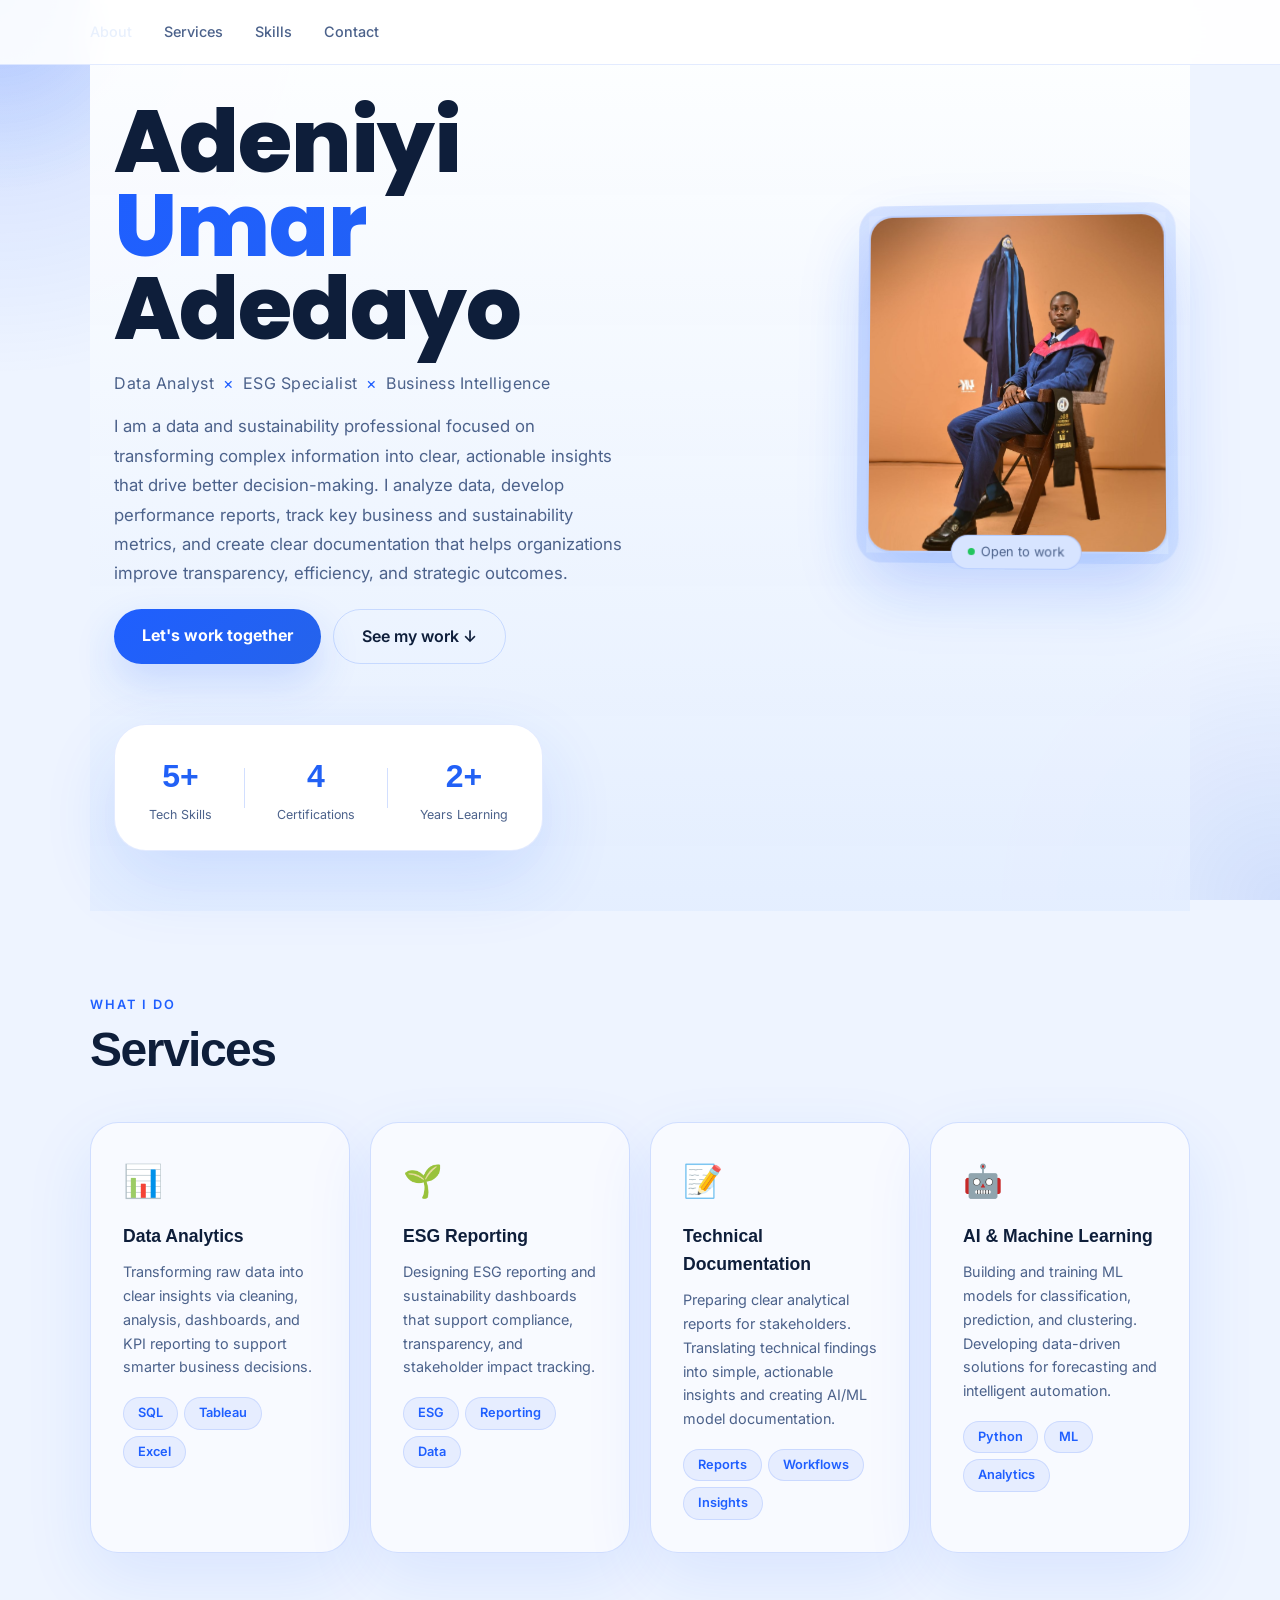
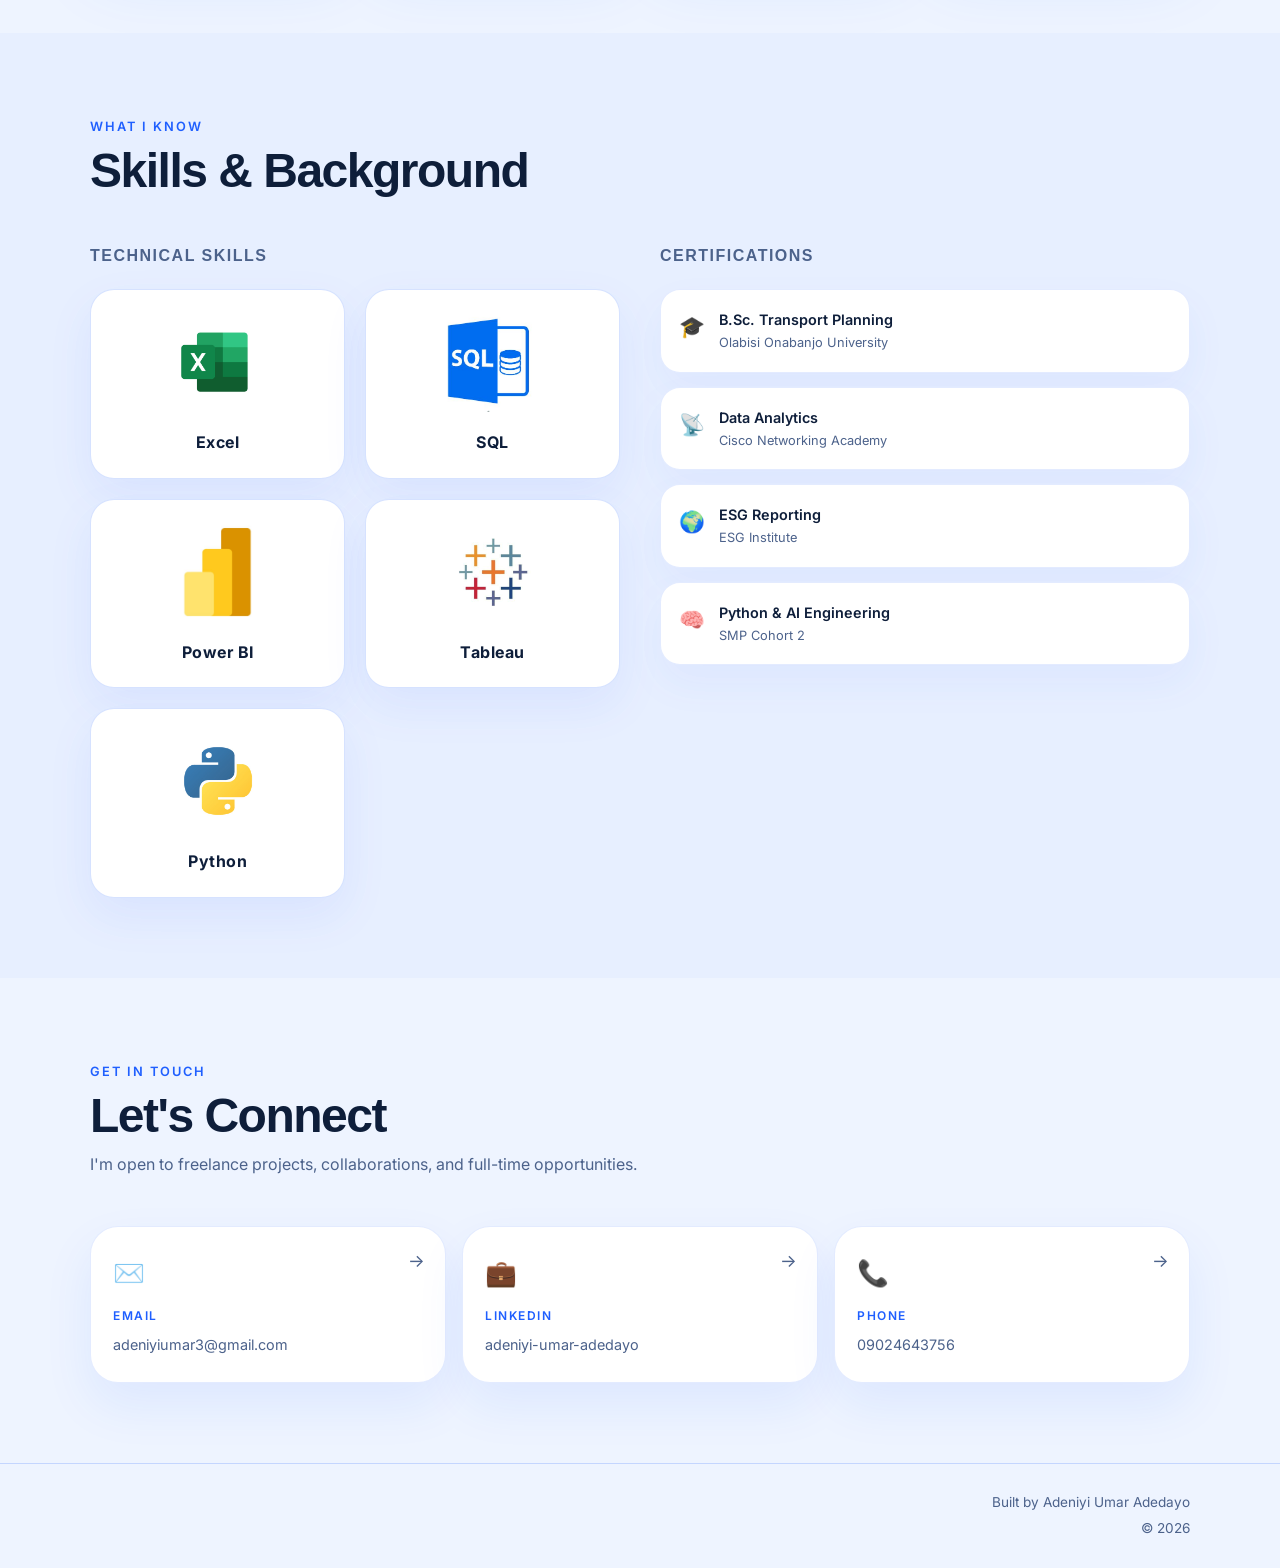
<file: index.html>
<!doctype html>
<html lang="en">
<head>
  <meta charset="utf-8" />
  <meta name="viewport" content="width=device-width,initial-scale=1" />
  <title>Adeniyi Umar Adedayo — Web Developer & AI Engineer</title>
  <link rel="preconnect" href="https://fonts.googleapis.com">
  <link rel="preconnect" href="https://fonts.gstatic.com" crossorigin>
  <link href="https://fonts.googleapis.com/css2?family=Inter:wght@400;500;600;700;800&family=Poppins:wght@600;700;800&display=swap" rel="stylesheet">
  <link rel="stylesheet" href="my.css" />
</head>
<body>

  <!-- Floating cursor glow -->
  <div class="cursor-glow" id="cursorGlow"></div>

  <!-- Background grid -->
  <div class="bg-grid"></div>

  <!-- NAV -->
  <nav class="nav" id="navbar">
    <div class="nav-inner">
    
      <div class="nav-links">
        <a href="#about">About</a>
        <a href="#services">Services</a>
        <a href="#skills">Skills</a>
        <a href="#contact">Contact</a>
      </div>
      <button class="hamburger" id="hamburger" aria-label="Toggle menu">
        <span></span><span></span><span></span>
      </button>
    </div>
    <!-- Mobile menu -->
    <div class="mobile-menu" id="mobileMenu">
      <a href="#about" class="mob-link">About</a>
      <a href="#services" class="mob-link">Services</a>
      <a href="#skills" class="mob-link">Skills</a>
      <a href="#contact" class="mob-link">Contact</a>
    </div>
  </nav>

  <!-- HERO -->
  <section class="hero" id="about">
    <div class="hero-content">
      <div class="hero-text">
        <h1 class="hero-title reveal">
          <span class="line">Adeniyi</span>
          <span class="line accent-line">Umar</span>
          <span class="line">Adedayo</span>
        </h1>
        <p class="hero-sub reveal">Data Analyst <span class="sep">×</span> ESG Specialist <span class="sep">×</span> Business Intelligence</p>
        <p class="hero-desc reveal">
          I am a data and sustainability professional focused on transforming complex information into clear, actionable insights that drive better decision-making. I analyze data, develop performance reports, track key business and sustainability metrics, and create clear documentation that helps organizations improve transparency, efficiency, and strategic outcomes.
        </p>
        <div class="hero-cta reveal">
          <a href="#contact" class="btn-primary">Let's work together</a>
          <a href="#services" class="btn-ghost">See my work ↓</a>
        </div>
      </div>

      <div class="hero-visual reveal">
        <div class="avatar-wrap">
          <div class="avatar-ring"></div>
          <img src="profile.jpg" alt="Adeniyi Umar Adedayo" class="avatar-img" />
          <div class="avatar-tag">
            <span class="tag-dot"></span> Open to work
          </div>
        </div>
      </div>
    </div>

    <!-- Floating stats -->
    <div class="stats-row reveal">
      <div class="stat-item">
        <span class="stat-num">5+</span>
        <span class="stat-label">Tech Skills</span>
      </div>
      <div class="stat-divider"></div>
      <div class="stat-item">
        <span class="stat-num">4</span>
        <span class="stat-label">Certifications</span>
      </div>
      <div class="stat-divider"></div>
      <div class="stat-item">
        <span class="stat-num">2+</span>
        <span class="stat-label">Years Learning</span>
      </div>
    </div>
  </section>

  <!-- SERVICES -->
  <section class="section" id="services">
    <div class="section-inner">
      <div class="section-head reveal">
        <span class="section-tag">What I do</span>
        <h2 class="section-title">Services</h2>
      </div>

      <div class="services-grid">

        <div class="service-card reveal" data-delay="0">
          <div class="service-icon">📊</div>
          <h3>Data Analytics</h3>
          <p>Transforming raw data into clear insights via cleaning, analysis, dashboards, and KPI reporting to support smarter business decisions.</p>
          <div class="service-tags">
            <span>SQL</span><span>Tableau</span><span>Excel</span>
          </div>
        </div>

        <div class="service-card reveal" data-delay="100">
          <div class="service-icon">🌱</div>
          <h3>ESG Reporting</h3>
          <p>Designing ESG reporting and sustainability dashboards that support compliance, transparency, and stakeholder impact tracking.</p>
          <div class="service-tags">
            <span>ESG</span><span>Reporting</span><span>Data</span>
          </div>
        </div>

        <div class="service-card reveal" data-delay="200">
          <div class="service-icon">📝</div>
          <h3>Technical Documentation</h3>
          <p>Preparing clear analytical reports for stakeholders. Translating technical findings into simple, actionable insights and creating AI/ML model documentation.</p>
          <div class="service-tags">
            <span>Reports</span><span>Workflows</span><span>Insights</span>
          </div>
        </div>

        <div class="service-card reveal" data-delay="300">
          <div class="service-icon">🤖</div>
          <h3>AI & Machine Learning</h3>
          <p>Building and training ML models for classification, prediction, and clustering. Developing data-driven solutions for forecasting and intelligent automation.</p>
          <div class="service-tags">
            <span>Python</span><span>ML</span><span>Analytics</span>
          </div>
        </div>

      </div>
    </div>
  </section>

  <!-- SKILLS -->
  <section class="section section-alt" id="skills">
    <div class="section-inner">
      <div class="section-head reveal">
        <span class="section-tag">What I know</span>
        <h2 class="section-title">Skills & Background</h2>
      </div>

      <div class="skills-layout">

        <div class="skills-col reveal">
          <h3 class="col-heading">Technical Skills</h3>
          <div class="skill-grid">
            <div class="skill-box">
              <div class="skill-thumb"><img src="excel.jpg" alt="Excel logo" /></div>
              <span>Excel</span>
            </div>
            <div class="skill-box">
              <div class="skill-thumb"><img src="sql.jpg" alt="SQL logo" /></div>
              <span>SQL</span>
            </div>
            <div class="skill-box">
              <div class="skill-thumb"><img src="powerbi.jpg" alt="Power BI logo" /></div>
              <span>Power BI</span>
            </div>
            <div class="skill-box">
              <div class="skill-thumb"><img src="tableau.jpg" alt="Tableau logo" /></div>
              <span>Tableau</span>
            </div>
            <div class="skill-box">
              <div class="skill-thumb"><img src="python.jpg" alt="Python logo" /></div>
              <span>Python</span>
            </div>
          </div>
        </div>

        <div class="certs-col reveal">
          <h3 class="col-heading">Certifications</h3>
          <div class="cert-list">
            <div class="cert-item">
              <div class="cert-icon">🎓</div>
              <div>
                <div class="cert-title">B.Sc. Transport Planning</div>
                <div class="cert-school">Olabisi Onabanjo University</div>
              </div>
            </div>
            <div class="cert-item">
              <div class="cert-icon">📡</div>
              <div>
                <div class="cert-title">Data Analytics</div>
                <div class="cert-school">Cisco Networking Academy</div>
              </div>
            </div>
            <div class="cert-item">
              <div class="cert-icon">🌍</div>
              <div>
                <div class="cert-title">ESG Reporting</div>
                <div class="cert-school">ESG Institute</div>
              </div>
            </div>
            <div class="cert-item">
              <div class="cert-icon">🧠</div>
              <div>
                <div class="cert-title">Python & AI Engineering</div>
                <div class="cert-school">SMP Cohort 2</div>
              </div>
            </div>
          </div>
        </div>

      </div>
    </div>
  </section>

  <!-- CONTACT -->
  <section class="section" id="contact">
    <div class="section-inner">
      <div class="section-head reveal">
        <span class="section-tag">Get in touch</span>
        <h2 class="section-title">Let's Connect</h2>
        <p class="section-sub">I'm open to freelance projects, collaborations, and full-time opportunities.</p>
      </div>

      <div class="contact-grid">

        <a href="mailto:adeniyiumar3@gmail.com" class="contact-card reveal" data-delay="0">
          <div class="contact-icon">✉️</div>
          <div class="contact-label">Email</div>
          <div class="contact-value">adeniyiumar3@gmail.com</div>
          <div class="contact-arrow">→</div>
        </a>

        <a href="https://www.linkedin.com/in/adeniyi-umar-adedayo" target="_blank" class="contact-card reveal" data-delay="100">
          <div class="contact-icon">💼</div>
          <div class="contact-label">LinkedIn</div>
          <div class="contact-value">adeniyi-umar-adedayo</div>
          <div class="contact-arrow">→</div>
        </a>

        <a href="tel:09024643756" class="contact-card reveal" data-delay="200">
          <div class="contact-icon">📞</div>
          <div class="contact-label">Phone</div>
          <div class="contact-value">09024643756</div>
          <div class="contact-arrow">→</div>
        </a>

      </div>
    </div>
  </section>

  <footer class="footer">
    <div class="footer-inner">
      <div class="footer-text">
        <span class="footer-name">Built by Adeniyi Umar Adedayo</span>
        <span class="footer-copy">© <span id="year"></span></span>
      </div>
    </div>
  </footer>

  <script src="my.js"></script>
</body>
</html>
</file>
<file: my.css>
/* ============================
   RESET & BASE
   ============================ */
*, *::before, *::after {
  margin: 0;
  padding: 0;
  box-sizing: border-box;
}

:root {
  --bg:        #eef4ff;
  --bg2:       #d7e4ff;
  --surface:   #ffffff;
  --surface2:  rgba(220,233,255,0.95);
  --border:    rgba(31,95,255,0.20);
  --accent:    #1f5fff;
  --accent2:   #2563eb;
  --accent-g:  linear-gradient(135deg, #1f5fff 0%, #2563eb 100%);
  --text:      #0e1e3a;
  --muted:     #4c628b;
  --shadow:    0 28px 72px rgba(31,95,255,0.14);
  --radius:    20px;
  --radius-lg: 28px;
}

html { scroll-behavior: smooth; }

body {
  font-family: 'Inter', sans-serif;
  background: var(--bg);
  color: var(--text);
  line-height: 1.6;
  overflow-x: hidden;
}

/* ============================
   BACKGROUND GRID
   ============================ */
.bg-grid {
  position: fixed;
  inset: 0;
  z-index: 0;
  background: radial-gradient(circle at top left, rgba(31,95,255,0.16), transparent 24%),
              radial-gradient(circle at bottom right, rgba(37,99,235,0.14), transparent 18%);
  pointer-events: none;
}

/* ============================
   CURSOR GLOW
   ============================ */
.cursor-glow {
  position: fixed;
  width: 420px;
  height: 420px;
  border-radius: 50%;
  background: radial-gradient(circle, rgba(31,95,255,0.18) 0%, transparent 65%);
  pointer-events: none;
  transform: translate(-50%, -50%);
  z-index: 1;
  transition: transform 0.15s ease;
}

/* ============================
   NAV
   ============================ */
.nav {
  position: fixed;
  top: 0;
  left: 0;
  right: 0;
  z-index: 100;
  padding: 0 24px;
  background: rgba(255,255,255,0.9);
  backdrop-filter: blur(16px);
  border-bottom: 1px solid rgba(31,95,255,0.12);
  transition: background 0.3s;
}

.nav.scrolled {
  background: rgba(255,255,255,0.98);
}

.nav-inner {
  max-width: 1100px;
  margin: 0 auto;
  display: flex;
  align-items: center;
  justify-content: space-between;
  height: 64px;
}

.nav-logo {
  font-family: 'Syne', sans-serif;
  font-weight: 800;
  font-size: 1.4rem;
  letter-spacing: -0.5px;
  color: var(--text);
}

.nav-links {
  display: flex;
  gap: 32px;
}

.nav-links a {
  color: var(--muted);
  text-decoration: none;
  font-size: 0.9rem;
  font-weight: 500;
  transition: color 0.2s;
}

.nav-links a:hover { color: var(--text); }

.dot { color: var(--accent); }

/* Hamburger */
.hamburger {
  display: none;
  flex-direction: column;
  gap: 5px;
  background: none;
  border: none;
  cursor: pointer;
  padding: 4px;
}

.hamburger span {
  display: block;
  width: 24px;
  height: 2px;
  background: var(--text);
  border-radius: 2px;
  transition: all 0.3s;
}

.hamburger.open span:nth-child(1) { transform: translateY(7px) rotate(45deg); }
.hamburger.open span:nth-child(2) { opacity: 0; }
.hamburger.open span:nth-child(3) { transform: translateY(-7px) rotate(-45deg); }

/* Mobile menu */
.mobile-menu {
  display: none;
  flex-direction: column;
  padding: 16px 0 20px;
  border-top: 1px solid var(--border);
  gap: 4px;
}

.mobile-menu.open { display: flex; }

.mob-link {
  color: var(--muted);
  text-decoration: none;
  font-size: 1rem;
  padding: 10px 0;
  border-bottom: 1px solid var(--border);
  transition: color 0.2s;
}

.mob-link:last-child { border-bottom: none; }
.mob-link:hover { color: var(--text); }

/* ============================
   HERO
   ============================ */
.hero {
  min-height: 100vh;
  padding: 100px 24px 60px;
  position: relative;
  z-index: 2;
  max-width: 1100px;
  margin: 0 auto;
  display: flex;
  flex-direction: column;
  justify-content: center;
  background: linear-gradient(180deg, rgba(255,255,255,0.95) 0%, rgba(227,237,255,0.92) 100%);
}

.hero-content {
  display: grid;
  grid-template-columns: 1fr auto;
  gap: 60px;
  align-items: center;
}

.hero-badge {
  display: inline-flex;
  align-items: center;
  gap: 8px;
  padding: 6px 14px;
  border: 1px solid rgba(79,142,247,0.3);
  border-radius: 100px;
  font-size: 0.8rem;
  color: var(--accent);
  background: rgba(79,142,247,0.08);
  margin-bottom: 20px;
}

.hero-badge::before {
  content: '';
  width: 7px;
  height: 7px;
  background: var(--accent);
  border-radius: 50%;
  animation: pulse 2s ease-in-out infinite;
}

@keyframes pulse {
  0%, 100% { opacity: 1; transform: scale(1); }
  50% { opacity: 0.5; transform: scale(0.8); }
}

.hero-title {
  font-family: 'Poppins', sans-serif;
  font-weight: 800;
  font-size: clamp(3rem, 8vw, 5.5rem);
  line-height: 0.95;
  letter-spacing: -1px;
  margin-bottom: 20px;
  display: flex;
  flex-direction: column;
}

.line { display: block; }
.accent-line {
  background: var(--accent-g);
  -webkit-background-clip: text;
  -webkit-text-fill-color: transparent;
  background-clip: text;
}

.hero-sub {
  font-size: 1rem;
  color: var(--muted);
  margin-bottom: 16px;
  letter-spacing: 0.5px;
}

.sep { color: var(--accent); margin: 0 4px; }

.hero-desc {
  font-size: 1.05rem;
  color: var(--muted);
  max-width: 520px;
  line-height: 1.75;
  margin-bottom: 20px;
}

.pill {
  background: rgba(79,142,247,0.15);
  color: var(--accent);
  padding: 2px 10px;
  border-radius: 100px;
  font-size: 0.8rem;
  font-weight: 500;
  white-space: nowrap;
}

.hero-cta {
  display: flex;
  gap: 12px;
  flex-wrap: wrap;
}

.btn-primary {
  padding: 14px 28px;
  background: var(--accent-g);
  color: #fff;
  text-decoration: none;
  border-radius: 100px;
  font-weight: 700;
  font-size: 1rem;
  transition: opacity 0.2s, transform 0.2s, box-shadow 0.2s;
  display: inline-block;
  box-shadow: 0 18px 40px rgba(31,95,255,0.18);
}

.btn-primary:hover { opacity: 0.95; transform: translateY(-3px); }

.btn-ghost {
  padding: 14px 28px;
  border: 1px solid rgba(31,95,255,0.18);
  color: var(--text);
  text-decoration: none;
  border-radius: 100px;
  font-weight: 600;
  font-size: 1rem;
  transition: border-color 0.2s, color 0.2s, transform 0.2s, background 0.2s;
  display: inline-block;
}

.btn-ghost:hover { border-color: var(--accent); color: var(--accent); background: rgba(31,95,255,0.05); transform: translateY(-3px); }

/* Avatar */
.hero-visual { position: relative; }

.avatar-wrap {
  position: relative;
  width: 300px;
  height: 340px;
  transform-style: preserve-3d;
  transform: perspective(1200px) rotateX(4deg) rotateY(-4deg);
  box-shadow: var(--shadow);
}

.avatar-ring {
  position: absolute;
  inset: -10px;
  border-radius: 26px;
  background: linear-gradient(135deg, rgba(31,95,255,0.18), rgba(61,132,255,0.12));
  opacity: 0.85;
  animation: ringPulse 4s ease-in-out infinite;
}

@keyframes ringPulse {
  0%, 100% { opacity: 0.25; transform: scale(1); }
  50% { opacity: 0.4; transform: scale(1.02); }
}

.avatar-img {
  width: 100%;
  height: 100%;
  object-fit: cover;
  border-radius: 24px;
  display: block;
  position: relative;
  z-index: 1;
  border: 2px solid rgba(31,95,255,0.14);
  box-shadow: 0 30px 60px rgba(31,95,255,0.12);
}

.avatar-tag {
  position: absolute;
  bottom: -16px;
  left: 50%;
  transform: translateX(-50%);
  background: var(--bg2);
  border: 1px solid var(--border);
  border-radius: 100px;
  padding: 6px 16px;
  font-size: 0.8rem;
  color: var(--muted);
  white-space: nowrap;
  display: flex;
  align-items: center;
  gap: 6px;
  z-index: 2;
  backdrop-filter: blur(10px);
}

.tag-dot {
  width: 7px;
  height: 7px;
  background: #22c55e;
  border-radius: 50%;
  animation: pulse 2s ease-in-out infinite;
}

/* Stats row */
.stats-row {
  display: flex;
  align-items: center;
  gap: 32px;
  margin-top: 60px;
  padding: 26px 34px;
  background: #ffffff;
  border: 1px solid rgba(31,95,255,0.12);
  border-radius: calc(var(--radius-lg) + 4px);
  width: fit-content;
  box-shadow: var(--shadow);
}

.stat-item { text-align: center; }

.stat-num {
  display: block;
  font-family: 'Syne', sans-serif;
  font-weight: 800;
  font-size: 2rem;
  background: var(--accent-g);
  -webkit-background-clip: text;
  -webkit-text-fill-color: transparent;
  background-clip: text;
}

.stat-label {
  display: block;
  font-size: 0.78rem;
  color: var(--muted);
  margin-top: 2px;
}

.stat-divider {
  width: 1px;
  height: 40px;
  background: var(--border);
}

/* ============================
   SECTIONS
   ============================ */
.section {
  position: relative;
  z-index: 2;
  padding: 80px 24px;
}

.section-alt { background: rgba(226,236,255,0.55); }

.section-inner {
  max-width: 1100px;
  margin: 0 auto;
}

.section-head { margin-bottom: 48px; }

.section-tag {
  display: inline-block;
  font-size: 0.8rem;
  color: var(--accent);
  text-transform: uppercase;
  letter-spacing: 2px;
  font-weight: 600;
  margin-bottom: 10px;
}

.section-title {
  font-family: 'Syne', sans-serif;
  font-weight: 800;
  font-size: clamp(2rem, 5vw, 3rem);
  letter-spacing: -1.5px;
  line-height: 1;
}

.section-sub {
  margin-top: 12px;
  color: var(--muted);
  font-size: 1rem;
}

/* ============================
   SERVICES GRID
   ============================ */
.services-grid {
  display: grid;
  grid-template-columns: repeat(auto-fit, minmax(260px, 1fr));
  gap: 20px;
}

.service-card {
  background: #f8faff;
  border: 1px solid rgba(31,95,255,0.18);
  border-radius: var(--radius-lg);
  padding: 32px;
  transition: border-color 0.3s, transform 0.3s, box-shadow 0.3s;
  cursor: default;
  box-shadow: 0 24px 68px rgba(31,95,255,0.10);
}

.service-card:hover {
  border-color: rgba(31,95,255,0.28);
  transform: translateY(-6px);
  box-shadow: 0 32px 84px rgba(31,95,255,0.14);
}

.service-icon {
  font-size: 2rem;
  margin-bottom: 16px;
}

.service-card h3 {
  font-family: 'Syne', sans-serif;
  font-weight: 700;
  font-size: 1.1rem;
  margin-bottom: 10px;
}

.service-card p {
  color: var(--muted);
  font-size: 0.9rem;
  line-height: 1.65;
  margin-bottom: 18px;
}

.service-tags {
  display: flex;
  flex-wrap: wrap;
  gap: 6px;
}

.service-tags span {
  padding: 5px 14px;
  background: rgba(31,95,255,0.08);
  color: var(--accent);
  border-radius: 100px;
  font-size: 0.8rem;
  font-weight: 600;
  border: 1px solid rgba(31,95,255,0.14);
}

/* ============================
   SKILLS
   ============================ */
.skills-layout {
  display: grid;
  grid-template-columns: 1fr 1fr;
  gap: 40px;
}

.col-heading {
  font-family: 'Syne', sans-serif;
  font-size: 1rem;
  font-weight: 700;
  color: var(--muted);
  text-transform: uppercase;
  letter-spacing: 1.5px;
  margin-bottom: 20px;
}

.skill-grid {
  display: grid;
  grid-template-columns: repeat(2, minmax(180px, 1fr));
  gap: 20px;
}

.skill-box {
  min-height: 160px;
  padding: 22px 18px;
  background: #ffffff;
  border: 1px solid rgba(31,95,255,0.18);
  border-radius: 24px;
  text-align: center;
  font-weight: 700;
  color: var(--text);
  letter-spacing: 0.5px;
  font-size: 1rem;
  display: flex;
  flex-direction: column;
  align-items: center;
  justify-content: center;
  gap: 18px;
  box-shadow: 0 18px 46px rgba(31,95,255,0.08);
}

.skill-thumb {
  width: 100%;
  height: 100px;
  border-radius: 18px;
  background: transparent;
  border: none;
  display: flex;
  align-items: center;
  justify-content: center;
  overflow: hidden;
}

.skill-thumb img {
  width: auto;
  max-width: 100%;
  max-height: 100%;
  display: block;
}

/* Certs */
.cert-list { display: flex; flex-direction: column; gap: 14px; }

.cert-item {
  display: flex;
  align-items: flex-start;
  gap: 14px;
  padding: 18px 18px;
  background: #ffffff;
  border: 1px solid rgba(31,95,255,0.12);
  border-radius: var(--radius);
  transition: border-color 0.2s, box-shadow 0.2s;
  box-shadow: 0 18px 40px rgba(31,95,255,0.06);
}

.cert-item:hover { border-color: rgba(79,142,247,0.3); }

.cert-icon {
  font-size: 1.3rem;
  flex-shrink: 0;
  margin-top: 2px;
}

.cert-title {
  font-weight: 600;
  font-size: 0.9rem;
  margin-bottom: 2px;
}

.cert-school {
  font-size: 0.8rem;
  color: var(--muted);
}

/* ============================
   CONTACT
   ============================ */
.contact-grid {
  display: grid;
  grid-template-columns: repeat(auto-fit, minmax(220px, 1fr));
  gap: 16px;
}

.contact-card {
  background: #ffffff;
  border: 1px solid rgba(31,95,255,0.12);
  border-radius: var(--radius-lg);
  padding: 26px 22px;
  text-decoration: none;
  color: var(--text);
  transition: border-color 0.3s, transform 0.3s, background 0.3s, box-shadow 0.3s;
  display: flex;
  flex-direction: column;
  gap: 8px;
  position: relative;
  box-shadow: 0 22px 50px rgba(31,95,255,0.08);
}

.contact-card:hover {
  border-color: rgba(31,95,255,0.22);
  background: rgba(226,236,255,0.5);
  transform: translateY(-4px);
  box-shadow: 0 24px 60px rgba(31,95,255,0.12);
}

.contact-icon { font-size: 1.6rem; margin-bottom: 4px; }

.contact-label {
  font-size: 0.75rem;
  color: var(--accent);
  text-transform: uppercase;
  letter-spacing: 1.5px;
  font-weight: 600;
}

.contact-value {
  font-size: 0.9rem;
  color: var(--muted);
  word-break: break-all;
}

.contact-arrow {
  position: absolute;
  top: 20px;
  right: 20px;
  font-size: 1.1rem;
  color: var(--muted);
  transition: transform 0.2s, color 0.2s;
}

.contact-card:hover .contact-arrow {
  transform: translate(3px, -3px);
  color: var(--accent);
}

/* ============================
   FOOTER
   ============================ */
.footer {
  position: relative;
  z-index: 2;
  border-top: 1px solid var(--border);
  padding: 28px 24px;
}

.footer-inner {
  max-width: 1100px;
  margin: 0 auto;
  display: flex;
  align-items: center;
  justify-content: flex-end;
  gap: 16px;
  flex-wrap: wrap;
}

.footer-text {
  display: flex;
  flex-direction: column;
  align-items: flex-end;
  gap: 4px;
}

.footer-name,
.footer-copy {
  color: var(--muted);
  font-size: 0.85rem;
}

.footer-logo {
  font-family: 'Syne', sans-serif;
  font-weight: 800;
  font-size: 1.2rem;
}

/* ============================
   REVEAL ANIMATIONS
   ============================ */
.reveal {
  opacity: 0;
  transform: translateY(24px);
  transition: opacity 0.7s ease, transform 0.7s ease;
}

.reveal.visible {
  opacity: 1;
  transform: translateY(0);
}

/* ============================
   RESPONSIVE
   ============================ */
@media (max-width: 768px) {
  .nav-links { display: none; }
  .hamburger { display: flex; }

  .hero {
    padding: 90px 20px 50px;
  }

  .hero-content {
    grid-template-columns: 1fr;
    gap: 40px;
  }

  .hero-visual {
    display: flex;
    justify-content: center;
    order: -1;
  }

  .avatar-wrap {
    width: 200px;
    height: 230px;
  }

  .avatar-img {
    width: 200px;
    height: 230px;
  }

  .hero-title {
    font-size: clamp(2.8rem, 13vw, 4rem);
    letter-spacing: -2px;
  }

  .hero-desc { max-width: 100%; }
  .hero-recent { max-width: 100%; }

  .stats-row {
    gap: 20px;
    padding: 20px 24px;
    margin-top: 40px;
    width: 100%;
    justify-content: center;
  }

  .skills-layout {
    grid-template-columns: 1fr;
    gap: 32px;
  }

  .section { padding: 60px 20px; }
}

@media (max-width: 480px) {
  .hero-cta { flex-direction: column; }
  .btn-primary, .btn-ghost { text-align: center; }
  .stats-row { gap: 16px; padding: 16px 20px; }
  .stat-num { font-size: 1.6rem; }
}
</file>
